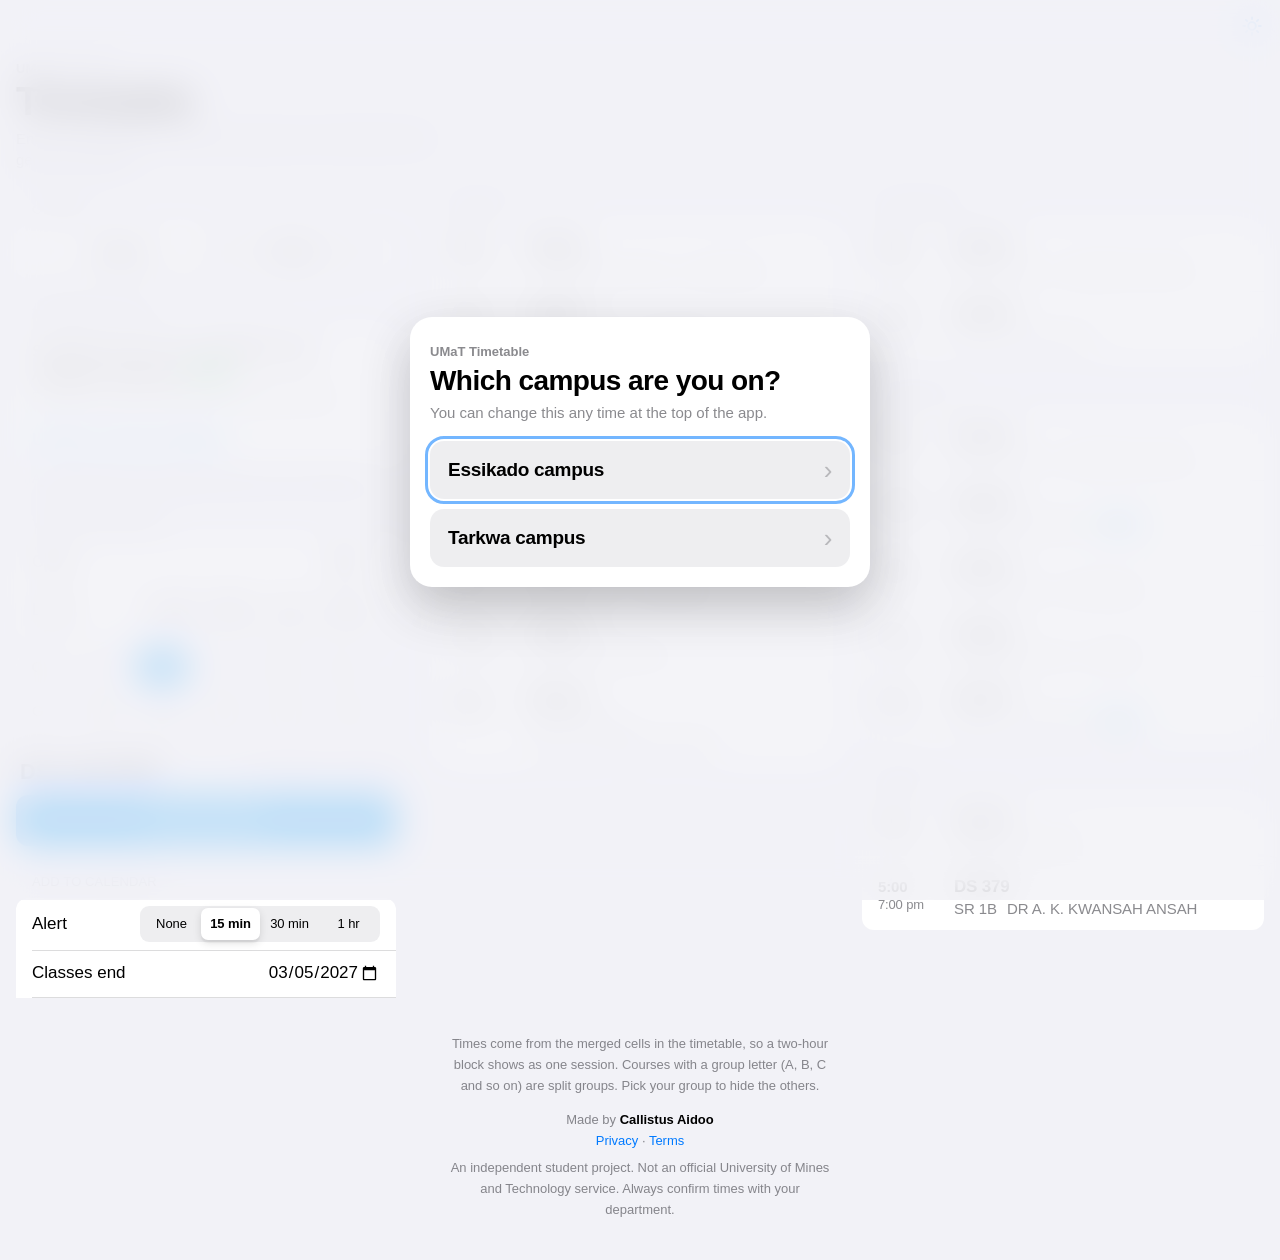
<file: index.html>
<!doctype html>
<html lang="en">
<head>
<meta charset="utf-8">
<meta name="viewport" content="width=device-width,initial-scale=1,viewport-fit=cover">
<title>UMaT Timetable Maker</title>
<meta name="description" content="Get your personal class timetable from the UMaT general teaching timetable (Essikado and Tarkwa campuses) and save it as a PDF. Made by Callistus Aidoo.">
<meta name="author" content="Callistus Aidoo">
<meta name="theme-color" content="#f2f2f7" id="themeColor">
<meta name="apple-mobile-web-app-capable" content="yes">
<meta name="mobile-web-app-capable" content="yes">
<meta name="apple-mobile-web-app-status-bar-style" content="default">
<meta name="apple-mobile-web-app-title" content="Timetable">
<link rel="manifest" href="manifest.webmanifest">
<link rel="icon" href="icons/icon-192.png">
<link rel="apple-touch-icon" href="icons/icon-192.png">
<script>(function(){var t="light";try{t=JSON.parse(localStorage.getItem("theme"))||"light"}catch(e){}document.documentElement.setAttribute("data-theme",t)})();</script>
<link rel="stylesheet" href="styles.css">
</head>
<body>
<div class="top" id="top"><div class="top-in"><span></span><span class="top-title">Timetable</span><button type="button" class="icon-btn" id="themeBtn" aria-label="Change appearance"></button></div></div>

<main class="wrap">
  <div class="large">
    <div class="eyebrow" id="eyebrow">UMaT</div>
    <h1>Timetable</h1>
    <p class="lede">Enter your programme and level to get your own week from the general timetable.</p>
  </div>

  <div class="offline" id="offline" hidden>You're offline. Showing the timetable saved on this device.</div>

  <div class="layout">
  <div class="side">
  <section class="sec" aria-labelledby="h-campus">
    <h2 class="sec-h" id="h-campus">Campus</h2>
    <div class="group">
      <div class="row seg-row" style="padding-block:8px"><div class="seg" role="radiogroup" aria-labelledby="h-campus" id="campusSeg"><span class="thumb"></span></div></div>
    </div>
  </section>

  <section class="sec" aria-labelledby="h-src">
    <h2 class="sec-h" id="h-src">Timetable in use</h2>
    <div class="group">
      <div class="row">
        <div class="row-main">
          <div class="row-title" id="srcName">Loading</div>
          <div class="row-sub" id="srcSub"></div>
        </div>
      </div>
      <input type="file" id="file" class="file" accept=".xlsx,.xls,.xlsm,.ods">
      <label for="file" class="row action" id="uploadRow">Upload a newer timetable</label>
      <button type="button" class="row action link" id="backOfficial" style="width:100%" hidden>Use the official timetable</button>
    </div>
    <p class="sec-f" id="srcMsg" role="status">An uploaded file only changes what you see on this device.</p>

    <div id="admin" hidden>
      <h2 class="sec-h" style="margin-top:22px">Administrator</h2>
      <div class="group">
        <div class="row"><span class="row-label">Campus</span><span class="row-sub" id="adminCampus" style="margin-left:auto"></span></div>
        <div class="row"><label class="row-label" for="relTitle">Title</label><input id="relTitle" maxlength="80" placeholder="Semester One 2026/2027"></div>
        <div class="row"><label class="row-label" for="relDate">Released</label><input type="date" id="relDate"></div>
        <button type="button" class="row action link" id="publishBtn" style="width:100%">Publish for everyone</button>
        <button type="button" class="row action link" id="exportBtn" style="width:100%">Download the file instead</button>
      </div>
      <p class="sec-f" id="adminMsg" role="status">Upload the Excel file above first, check it looks right, then publish.</p>
      <h2 class="sec-h" style="margin-top:22px">Publishing settings</h2>
      <div class="group">
        <div class="row"><label class="row-label" for="ghRepo">Repository</label><input id="ghRepo" placeholder="username/umat-timetable" autocapitalize="off" spellcheck="false"></div>
        <div class="row"><label class="row-label" for="ghToken">Token</label><input type="password" id="ghToken" placeholder="github_pat_..." autocomplete="off"></div>
      </div>
      <p class="sec-f">Saved only on this device. You set these once. See the README for how to get a token.</p>
    </div>
  </section>

  <form id="f" autocomplete="off" class="sec" aria-labelledby="h-you">
    <h2 class="sec-h" id="h-you">Your programme</h2>
    <div class="group">
      <div class="row"><label class="row-label" for="prog">Code</label><input id="prog" maxlength="2" placeholder="DS" value="DS" list="progs" autocapitalize="characters"><datalist id="progs"></datalist></div>
      <div class="row seg-row"><span class="row-label" id="l-level">Level</span>
        <div class="seg" role="radiogroup" aria-labelledby="l-level">
          <span class="thumb"></span>
          <input type="radio" name="level" id="lv1" value="1"><label for="lv1">100</label>
          <input type="radio" name="level" id="lv2" value="2"><label for="lv2">200</label>
          <input type="radio" name="level" id="lv3" value="3" checked><label for="lv3">300</label>
          <input type="radio" name="level" id="lv4" value="4"><label for="lv4">400</label>
        </div>
      </div>
      <div class="row seg-row" id="grpRow"><span class="row-label" id="l-grp">Group</span>
        <div class="seg" role="radiogroup" aria-labelledby="l-grp" id="grpSeg"><span class="thumb"></span></div>
      </div>
    </div>
    <div class="chips" id="codes" aria-label="Programme codes in this timetable"></div>
  </form>

  <section class="sec">
    <div class="summary">
      <h2 id="title">DS, Level 300</h2>
      <span class="count" id="sub"></span>
    </div>
    <div class="btns">
      <button class="btn" id="pdf" type="button">Download PDF</button>
      <button class="btn secondary" id="sharePdf" type="button">Share</button>
    </div>
    <div class="msg" id="msg" role="status"></div>
  </section>

  <section class="sec" aria-labelledby="h-cal">
    <h2 class="sec-h" id="h-cal">Add to calendar</h2>
    <div class="group">
      <div class="row seg-row"><span class="row-label" id="l-remind">Alert</span>
        <div class="seg" role="radiogroup" aria-labelledby="l-remind">
          <span class="thumb"></span>
          <input type="radio" name="remind" id="rm0" value="0"><label for="rm0">None</label>
          <input type="radio" name="remind" id="rm15" value="15" checked><label for="rm15">15 min</label>
          <input type="radio" name="remind" id="rm30" value="30"><label for="rm30">30 min</label>
          <input type="radio" name="remind" id="rm60" value="60"><label for="rm60">1 hr</label>
        </div>
      </div>
      <div class="row"><label class="row-label" for="until" style="width:auto">Classes end</label><input type="date" id="until"></div>
      <button type="button" class="row action link" id="addCal" style="width:100%">Add classes to my calendar</button>
      <button type="button" class="row action link" id="shareCal" style="width:100%">Send calendar file</button>
    </div>
    <p class="sec-f" id="calMsg" role="status">Each class repeats every week until the end date, with an alert before it starts. Set the end date to the last day of lectures.</p>
  </section>

  <section class="sec look" aria-labelledby="h-look">
    <h2 class="sec-h" id="h-look">Appearance</h2>
    <div class="group">
      <div class="row seg-row" style="padding-block:8px">
        <div class="seg" role="radiogroup" aria-labelledby="h-look">
          <span class="thumb"></span>
          <input type="radio" name="theme" id="thL" value="light"><label for="thL">Light</label>
          <input type="radio" name="theme" id="thD" value="dark"><label for="thD">Dark</label>
          <input type="radio" name="theme" id="thA" value="auto"><label for="thA">Auto</label>
        </div>
      </div>
    </div>
    <p class="sec-f">Auto follows your phone's light or dark setting. You can also tap the icon at the top right.</p>
  </section>
  </div>
  <div class="main" id="out" aria-live="polite"></div>
  </div>

  <footer class="foot">
    <p class="note">Times come from the merged cells in the timetable, so a two-hour block shows as one session. Courses with a group letter (A, B, C and so on) are split groups. Pick your group to hide the others.</p>
    <div>Made by <b>Callistus Aidoo</b></div>
    <div><a href="privacy.html">Privacy</a> · <a href="terms.html">Terms</a></div>
    <p class="disc">An independent student project. Not an official University of Mines and Technology service. Always confirm times with your department.</p>
    <div id="installHint"></div>
  </footer>
</main>

<div class="picker" id="picker" role="dialog" aria-modal="true" aria-labelledby="pickerTitle" hidden>
  <div class="picker-in">
    <div class="picker-eyebrow">UMaT Timetable</div>
    <h2 id="pickerTitle">Which campus are you on?</h2>
    <p>You can change this any time at the top of the app.</p>
    <div class="picker-btns" id="pickerBtns"></div>
  </div>
</div>

<div class="notice" id="notice" role="region" aria-label="Privacy notice" hidden>
  <div class="notice-in">
    <p>No cookies and no tracking. Your choices are saved only on this phone so the app works offline.</p>
    <div class="notice-actions">
      <a class="btn secondary" href="privacy.html">Details</a>
      <button type="button" class="btn" id="noticeOk">OK</button>
    </div>
  </div>
</div>

<script src="vendor/jspdf.umd.min.js"></script>
<script src="vendor/jspdf.plugin.autotable.min.js"></script>
<script src="parser.js"></script>
<script src="app.js"></script>
</body>
</html>
</file>
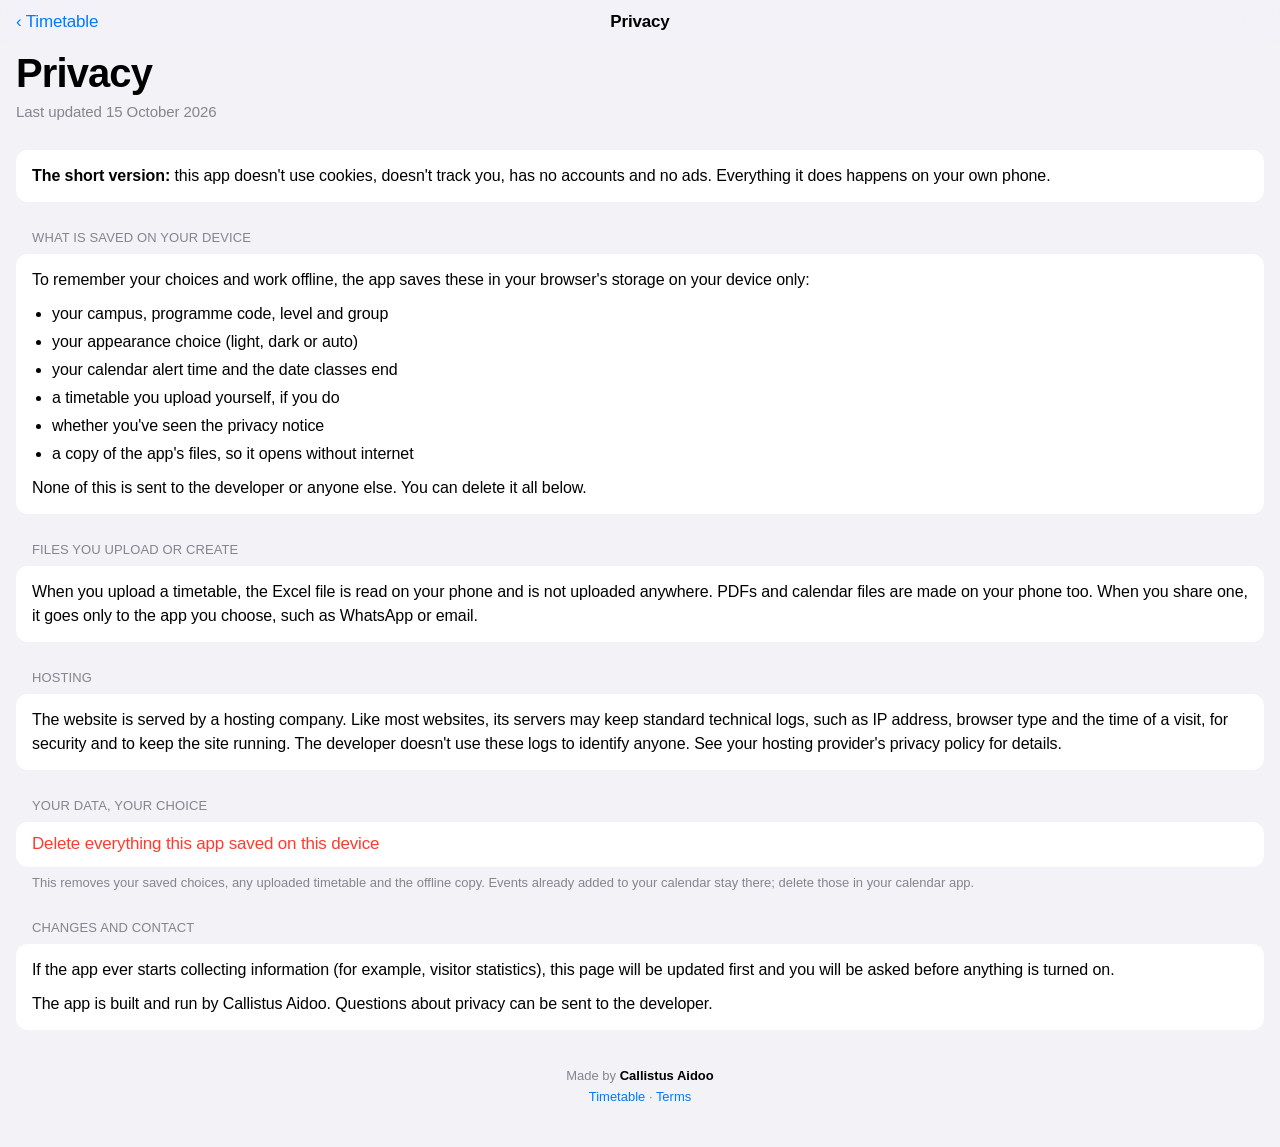
<file: privacy.html>
<!doctype html>
<html lang="en">
<head>
<meta charset="utf-8">
<meta name="viewport" content="width=device-width,initial-scale=1,viewport-fit=cover">
<title>Privacy · UMaT Timetable Maker</title>
<meta name="author" content="Callistus Aidoo">
<meta name="theme-color" content="#f2f2f7" id="themeColor">
<link rel="icon" href="icons/icon-192.png">
<script>(function(){var t="light";try{t=JSON.parse(localStorage.getItem("theme"))||"light"}catch(e){}document.documentElement.setAttribute("data-theme",t)})();</script>
<link rel="stylesheet" href="styles.css">
</head>
<body>
<div class="top"><div class="top-in"><a class="back" href="./">‹ Timetable</a><span class="top-title" style="opacity:1">Privacy</span><span style="width:84px"></span></div></div>
<main class="wrap doc">
  <div class="large"><h1>Privacy</h1><p class="lede">Last updated 15 October 2026</p></div>

  <section class="sec"><div class="group prose">
    <p><b>The short version:</b> this app doesn't use cookies, doesn't track you, has no accounts and no ads. Everything it does happens on your own phone.</p>
  </div></section>

  <section class="sec"><h2 class="sec-h">What is saved on your device</h2><div class="group prose">
    <p>To remember your choices and work offline, the app saves these in your browser's storage on your device only:</p>
    <ul>
      <li>your campus, programme code, level and group</li>
      <li>your appearance choice (light, dark or auto)</li>
      <li>your calendar alert time and the date classes end</li>
      <li>a timetable you upload yourself, if you do</li>
      <li>whether you've seen the privacy notice</li>
      <li>a copy of the app's files, so it opens without internet</li>
    </ul>
    <p>None of this is sent to the developer or anyone else. You can delete it all below.</p>
  </div></section>

  <section class="sec"><h2 class="sec-h">Files you upload or create</h2><div class="group prose">
    <p>When you upload a timetable, the Excel file is read on your phone and is not uploaded anywhere. PDFs and calendar files are made on your phone too. When you share one, it goes only to the app you choose, such as WhatsApp or email.</p>
  </div></section>

  <section class="sec"><h2 class="sec-h">Hosting</h2><div class="group prose">
    <p>The website is served by a hosting company. Like most websites, its servers may keep standard technical logs, such as IP address, browser type and the time of a visit, for security and to keep the site running. The developer doesn't use these logs to identify anyone. See your hosting provider's privacy policy for details.</p>
  </div></section>

  <section class="sec"><h2 class="sec-h">Your data, your choice</h2><div class="group">
    <button type="button" class="row action link danger" id="clear" style="width:100%">Delete everything this app saved on this device</button>
  </div>
  <p class="sec-f" id="clearMsg" role="status">This removes your saved choices, any uploaded timetable and the offline copy. Events already added to your calendar stay there; delete those in your calendar app.</p></section>

  <section class="sec"><h2 class="sec-h">Changes and contact</h2><div class="group prose">
    <p>If the app ever starts collecting information (for example, visitor statistics), this page will be updated first and you will be asked before anything is turned on.</p>
    <p>The app is built and run by Callistus Aidoo. Questions about privacy can be sent to the developer.</p>
  </div></section>

  <footer class="foot"><div>Made by <b>Callistus Aidoo</b></div><div><a href="./">Timetable</a> · <a href="terms.html">Terms</a></div></footer>
</main>
<script>
document.getElementById("clear").addEventListener("click", async () => {
  const msg = document.getElementById("clearMsg");
  try { localStorage.clear(); } catch (e) {}
  try { if (window.caches) for (const k of await caches.keys()) await caches.delete(k); } catch (e) {}
  try { if (navigator.serviceWorker) for (const r of await navigator.serviceWorker.getRegistrations()) await r.unregister(); } catch (e) {}
  msg.textContent = "Done. Everything this app saved on this device has been deleted.";
});
</script>
</body>
</html>
</file>
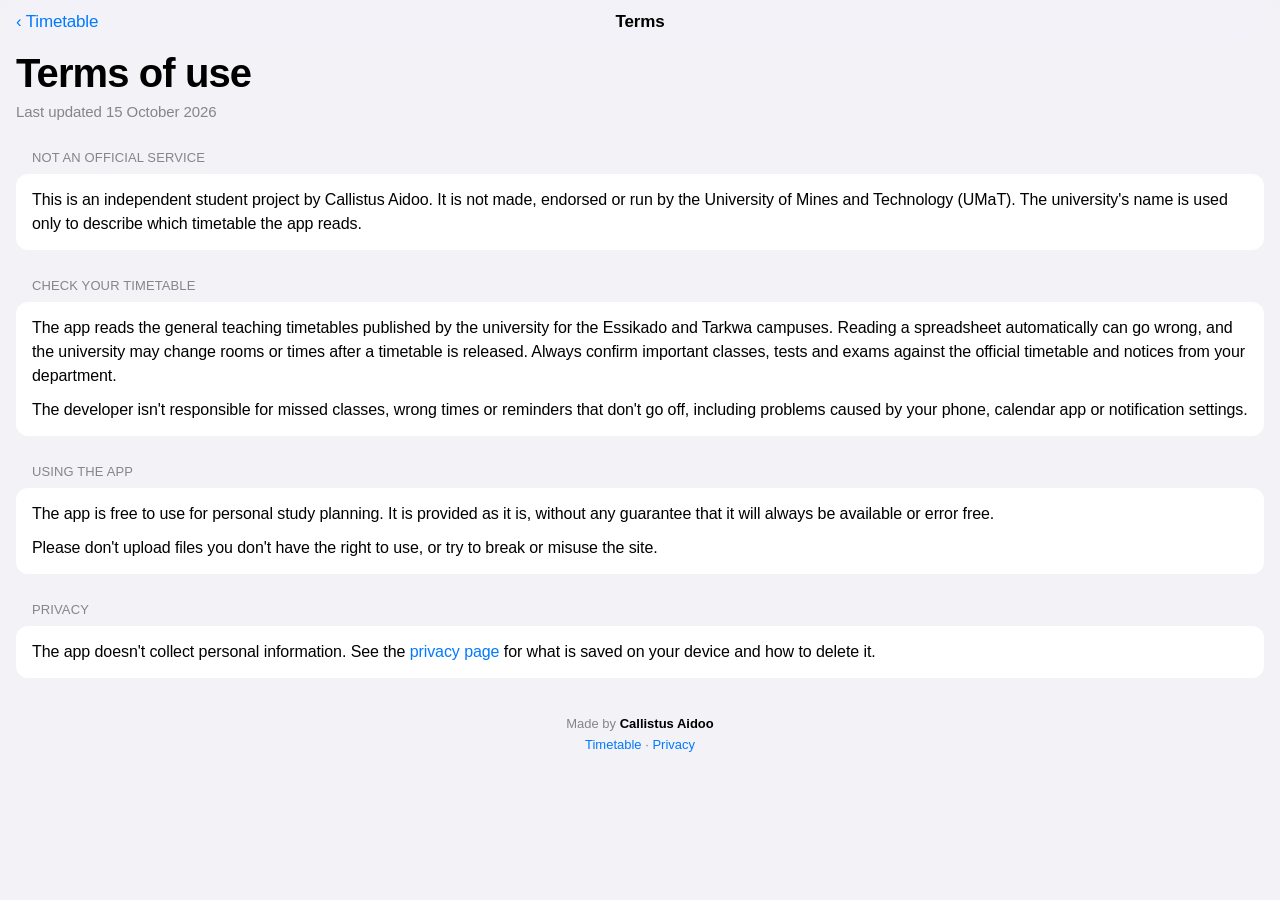
<file: terms.html>
<!doctype html>
<html lang="en">
<head>
<meta charset="utf-8">
<meta name="viewport" content="width=device-width,initial-scale=1,viewport-fit=cover">
<title>Terms · UMaT Timetable Maker</title>
<meta name="author" content="Callistus Aidoo">
<meta name="theme-color" content="#f2f2f7" id="themeColor">
<link rel="icon" href="icons/icon-192.png">
<script>(function(){var t="light";try{t=JSON.parse(localStorage.getItem("theme"))||"light"}catch(e){}document.documentElement.setAttribute("data-theme",t)})();</script>
<link rel="stylesheet" href="styles.css">
</head>
<body>
<div class="top"><div class="top-in"><a class="back" href="./">‹ Timetable</a><span class="top-title" style="opacity:1">Terms</span><span style="width:84px"></span></div></div>
<main class="wrap doc">
  <div class="large"><h1>Terms of use</h1><p class="lede">Last updated 15 October 2026</p></div>

  <section class="sec"><h2 class="sec-h">Not an official service</h2><div class="group prose">
    <p>This is an independent student project by Callistus Aidoo. It is not made, endorsed or run by the University of Mines and Technology (UMaT). The university's name is used only to describe which timetable the app reads.</p>
  </div></section>

  <section class="sec"><h2 class="sec-h">Check your timetable</h2><div class="group prose">
    <p>The app reads the general teaching timetables published by the university for the Essikado and Tarkwa campuses. Reading a spreadsheet automatically can go wrong, and the university may change rooms or times after a timetable is released. Always confirm important classes, tests and exams against the official timetable and notices from your department.</p>
    <p>The developer isn't responsible for missed classes, wrong times or reminders that don't go off, including problems caused by your phone, calendar app or notification settings.</p>
  </div></section>

  <section class="sec"><h2 class="sec-h">Using the app</h2><div class="group prose">
    <p>The app is free to use for personal study planning. It is provided as it is, without any guarantee that it will always be available or error free.</p>
    <p>Please don't upload files you don't have the right to use, or try to break or misuse the site.</p>
  </div></section>

  <section class="sec"><h2 class="sec-h">Privacy</h2><div class="group prose">
    <p>The app doesn't collect personal information. See the <a href="privacy.html">privacy page</a> for what is saved on your device and how to delete it.</p>
  </div></section>

  <footer class="foot"><div>Made by <b>Callistus Aidoo</b></div><div><a href="./">Timetable</a> · <a href="privacy.html">Privacy</a></div></footer>
</main>
</body>
</html>
</file>
<file: styles.css>
/* Layout: iOS grouped-list column. Frosted large-title header, inset groups for source and choices, day sections as inset lists. */
:root{
  --bg:#f2f2f7; --cell:#ffffff; --ink:#000000; --ink2:rgba(60,60,67,.6); --ink3:rgba(60,60,67,.3);
  --sep:rgba(60,60,67,.18); --fill:rgba(118,118,128,.12); --thumb:#ffffff;
  --tint:#007aff; --tint-ink:#ffffff; --red:#ff3b30; --red-bg:rgba(255,59,48,.12); --green:#248a3d; --green-bg:rgba(52,199,89,.14); --teal:#0071a4;
  --bar:rgba(242,242,247,.72);
  --font:-apple-system,BlinkMacSystemFont,"SF Pro Text","Segoe UI",Roboto,"Helvetica Neue",Arial,sans-serif;
  --mono:ui-monospace,"SF Mono",Menlo,Consolas,monospace;
  --r:12px;
  padding-top:env(safe-area-inset-top,0px); padding-bottom:env(safe-area-inset-bottom,0px);
}
:root[data-theme="dark"]{
  --bg:#000000; --cell:#1c1c1e; --ink:#ffffff; --ink2:rgba(235,235,245,.6); --ink3:rgba(235,235,245,.3);
  --sep:rgba(84,84,88,.6); --fill:rgba(118,118,128,.24); --thumb:#636366;
  --tint:#0a84ff; --red:#ff453a; --red-bg:rgba(255,69,58,.18); --green:#30d158; --green-bg:rgba(48,209,88,.16); --teal:#64d2ff;
  --bar:rgba(0,0,0,.7); color-scheme:dark}
@media (prefers-color-scheme: dark){:root[data-theme="auto"]{
  --bg:#000000; --cell:#1c1c1e; --ink:#ffffff; --ink2:rgba(235,235,245,.6); --ink3:rgba(235,235,245,.3);
  --sep:rgba(84,84,88,.6); --fill:rgba(118,118,128,.24); --thumb:#636366;
  --tint:#0a84ff; --red:#ff453a; --red-bg:rgba(255,69,58,.18); --green:#30d158; --green-bg:rgba(48,209,88,.16); --teal:#64d2ff;
  --bar:rgba(0,0,0,.7); color-scheme:dark}}

*{box-sizing:border-box}
html{-webkit-text-size-adjust:100%;font-size:106.25%} /* 1rem = 17px, the iOS body size */
@supports (font: -apple-system-body){html{font:-apple-system-body}} /* follows the iPhone Text Size setting (Dynamic Type) */
body{margin:0;background:var(--bg);color:var(--ink);font-family:var(--font);font-size:1rem;line-height:1.35;-webkit-font-smoothing:antialiased;-webkit-tap-highlight-color:transparent}
[hidden]{display:none!important}
button,label,a,.chip,.seg,.row.action{touch-action:manipulation;-webkit-touch-callout:none}
button,.seg label,.chip,.row.action,.picker-btn{-webkit-user-select:none;user-select:none}
button,input,select{font:inherit;color:inherit}
:focus-visible{outline:3px solid color-mix(in srgb,var(--tint) 55%,transparent);outline-offset:2px;border-radius:8px}

.top{position:sticky;top:0;z-index:5;background:var(--bar);-webkit-backdrop-filter:blur(20px) saturate(180%);backdrop-filter:blur(20px) saturate(180%);
  padding-top:env(safe-area-inset-top,0px)}
.top::after{content:"";position:absolute;left:0;right:0;bottom:0;height:.5px;background:var(--sep);opacity:var(--edge,0);transition:opacity .2s}
.top-in{max-width:680px;margin:0 auto;padding-block:10px;padding-left:max(16px,env(safe-area-inset-left,0px));padding-right:max(16px,env(safe-area-inset-right,0px));display:flex;align-items:center;justify-content:space-between;gap:12px;min-height:44px}
.top-title{font-weight:650;font-size:1rem;letter-spacing:-.01em;opacity:var(--edge,0);transition:opacity .2s}

.wrap{max-width:680px;margin:0 auto;padding-block:4px 40px;padding-left:max(16px,env(safe-area-inset-left,0px));padding-right:max(16px,env(safe-area-inset-right,0px))}
.large{margin:4px 0 6px}
.large .eyebrow{font-size:0.7647rem;font-weight:600;color:var(--ink2);letter-spacing:.01em}
h1{font-size:2rem;line-height:1.1;font-weight:700;letter-spacing:-.022em;margin:2px 0 0;text-wrap:balance}
.lede{margin:6px 0 0;color:var(--ink2);font-size:0.8824rem;letter-spacing:-.005em;max-width:52ch}

.sec{margin-top:28px}
.sec-h{font-size:0.7647rem;line-height:1.3;font-weight:400;letter-spacing:.01em;text-transform:uppercase;color:var(--ink2);margin:0 16px 7px}
.sec-f{font-size:0.7647rem;color:var(--ink2);margin:7px 16px 0;line-height:1.4}
.group{background:var(--cell);border-radius:var(--r);overflow:hidden}
.row{position:relative;display:flex;align-items:center;gap:12px;min-height:44px;padding:11px 16px}
.group > .row ~ .row::before{content:"";position:absolute;top:0;left:16px;right:0;height:.5px;background:var(--sep)}
.row-main{flex:1;min-width:0}
.row-title{font-size:1rem;letter-spacing:-.01em}
.row-sub{font-size:0.8824rem;color:var(--ink2);letter-spacing:-.005em;overflow-wrap:anywhere}
.row-label{font-size:1rem;flex:0 0 auto;width:96px}
.row input[type=text],.row input:not([type]),.row input[type=date]{flex:1;min-width:0;border:0;background:transparent;font-size:1rem;padding:0;text-align:right;outline:none}
.row input::placeholder{color:var(--ink3)}
#prog{text-transform:uppercase;font-weight:600;letter-spacing:.02em}

.badge{display:inline-block;font-size:0.7059rem;font-weight:600;padding:2px 8px;border-radius:999px;margin-left:6px;vertical-align:2px;letter-spacing:0}
.badge.ok{color:var(--green);background:var(--green-bg)}
.badge.draft{color:#c93400;background:rgba(255,149,0,.16)}
:root[data-theme="dark"] .badge.draft{color:#ffb340}
.badge.local{color:var(--red);background:var(--red-bg)}

.link{background:none;border:0;color:var(--tint);font-size:1rem;padding:0;cursor:pointer;text-align:left;letter-spacing:-.01em}
.row.action{cursor:pointer;color:var(--tint)}
.row.link{padding:11px 16px;border-radius:0}
.row.action:active,.row.action.down{background:var(--fill)}
.file{position:absolute;width:1px;height:1px;opacity:0;pointer-events:none}

/* Segmented control */
.seg{position:relative;display:grid;grid-auto-flow:column;grid-auto-columns:1fr;background:var(--fill);border-radius:9px;padding:2px;flex:1}
.seg input{position:absolute;opacity:0;pointer-events:none}
.seg label{position:relative;z-index:1;text-align:center;min-height:32px;display:grid;place-items:center;font-size:0.7647rem;font-weight:500;padding:7px 2px;white-space:nowrap;border-radius:7px;cursor:pointer;letter-spacing:-.005em;user-select:none;transition:transform .1s ease-out}
.seg label:active{transform:scale(.96)}
.seg input:checked + label{font-weight:600}
.seg input:focus-visible + label{outline:3px solid color-mix(in srgb,var(--tint) 55%,transparent)}
.seg .thumb{position:absolute;z-index:0;top:2px;bottom:2px;left:2px;border-radius:7px;background:var(--thumb);box-shadow:0 3px 8px rgba(0,0,0,.12),0 3px 1px rgba(0,0,0,.04);
  transition:transform .32s cubic-bezier(.25,1,.5,1),width .32s cubic-bezier(.25,1,.5,1)}
.row.seg-row{padding-block:8px}

.chips{display:flex;gap:8px;overflow-x:auto;padding:12px 16px 2px;margin:0 -16px;scrollbar-width:none}
.chips::-webkit-scrollbar{display:none}
.chip{flex:0 0 auto;border:0;background:var(--cell);border-radius:999px;padding:0 15px;min-height:36px;min-width:52px;font-size:0.8824rem;font-weight:500;cursor:pointer;transition:transform .1s ease-out,background-color .15s}
.chip:active{transform:scale(.95)}
.chip[aria-pressed="true"]{background:var(--tint);color:var(--tint-ink)}

.btn{display:block;width:100%;border:0;border-radius:var(--r);background:var(--tint);color:var(--tint-ink);font-size:1rem;font-weight:600;letter-spacing:-.01em;padding:14px 18px;cursor:pointer;transition:transform .1s ease-out,opacity .15s}
.btn:active{transform:scale(.98);opacity:.85}
.btns{display:flex;gap:10px}
.btns .btn{flex:1 1 auto}
.btns .btn.secondary{flex:0 0 auto;width:auto;padding-inline:22px}
.btn.secondary{background:color-mix(in srgb,var(--tint) 14%,transparent);color:var(--tint)}
.row.action:disabled{color:var(--ink3);cursor:default;background:none}
.btn:disabled{opacity:.35;cursor:default;transform:none}

.summary{display:flex;align-items:baseline;justify-content:space-between;gap:12px;flex-wrap:wrap;margin:0 4px 10px}
.summary h2{font-size:1.2941rem;font-weight:700;letter-spacing:-.018em;margin:0;line-height:1.2}
.summary .count{font-size:0.8824rem;color:var(--ink2)}
.msg{font-size:0.7647rem;color:var(--ink2);text-align:center;margin-top:8px}
.msg:empty{display:none}

.cls{display:grid;grid-template-columns:62px 1fr;gap:2px 14px;align-items:start}
.t{font-variant-numeric:tabular-nums;font-size:0.8824rem;line-height:1.3;font-weight:600;letter-spacing:-.01em;padding-top:1px}
.t small{display:block;font-weight:400;color:var(--ink2);font-size:0.7647rem}
.course{font-size:1rem;font-weight:600;letter-spacing:-.012em;overflow-wrap:anywhere}
.det{font-size:0.8824rem;color:var(--ink2);letter-spacing:-.005em;display:flex;flex-wrap:wrap;gap:2px 10px;align-items:center}
.tag{font-size:0.7059rem;font-weight:600;padding:1px 7px;border-radius:6px}
.tag.on{color:var(--teal);background:color-mix(in srgb,var(--teal) 14%,transparent)}
.tag.clash{color:var(--red);background:var(--red-bg)}
.free{color:var(--ink3);font-size:0.8824rem}
.empty{padding:22px 16px;color:var(--ink2);text-align:center;font-size:0.8824rem}

.offline{margin-top:16px;font-size:0.8824rem;color:var(--ink);background:var(--cell);border-radius:var(--r);padding:12px 16px;display:flex;gap:10px;align-items:center}
.offline::before{content:"";width:8px;height:8px;border-radius:50%;background:#ff9f0a;flex:0 0 auto}

.foot{margin-top:36px;text-align:center;font-size:0.7647rem;color:var(--ink2);line-height:1.6}
.foot b{color:var(--ink);font-weight:600}
.foot .note{max-width:54ch;margin:0 auto 14px}

@media (prefers-reduced-motion: reduce){.seg .thumb,.btn,.chip,.seg label{transition:none}}
@media (prefers-reduced-transparency: reduce){.top{background:var(--bg);-webkit-backdrop-filter:none;backdrop-filter:none}}
@media (prefers-contrast: more){.group,.chip{outline:1px solid var(--sep)}}

@media (max-width:380px){.row-label{width:72px}.seg label{font-size:0.7353rem}}

/* Document pages */
a{color:var(--tint);text-decoration:none}
@media (hover:hover){a:hover{text-decoration:underline}}
.back{font-size:1rem;letter-spacing:-.01em;min-width:84px}
.prose{padding:14px 16px;font-size:0.9412rem;line-height:1.5;letter-spacing:-.005em}
.prose p{margin:0}
.prose p + p,.prose ul + p,.prose p + ul{margin-top:10px}
.prose ul{margin:0;padding-left:20px}
.prose li + li{margin-top:4px}
.row.link.danger{color:var(--red)}
.foot a{color:var(--tint)}
.foot .disc{max-width:54ch;margin:6px auto 0}

/* First-visit privacy notice: frosted sheet at the bottom */
.notice{position:fixed;left:0;right:0;bottom:0;z-index:20;padding-bottom:env(safe-area-inset-bottom,0px);
  padding-left:max(12px,env(safe-area-inset-left,0px));padding-right:max(12px,env(safe-area-inset-right,0px))}
.notice-in{max-width:560px;margin:0 auto 12px;background:color-mix(in srgb,var(--cell) 94%,transparent);-webkit-backdrop-filter:blur(24px) saturate(180%);backdrop-filter:blur(24px) saturate(180%);
  border-radius:16px;padding:14px 16px;box-shadow:0 10px 30px rgba(0,0,0,.18);border:.5px solid var(--sep);
  display:flex;flex-wrap:wrap;gap:10px 14px;align-items:center;transform:translateY(0);opacity:1;transition:transform .4s cubic-bezier(.32,.72,0,1),opacity .25s}
.notice.out .notice-in{transform:translateY(120%);opacity:0}
.notice p{margin:0;flex:1 1 240px;font-size:0.8824rem;line-height:1.4;letter-spacing:-.005em}
.notice-actions{display:flex;gap:8px;margin-left:auto}
.notice .btn{width:auto;padding:9px 18px;font-size:0.8824rem;border-radius:10px}
@media (prefers-reduced-motion: reduce){.notice-in{transition:opacity .2s}.picker:not([hidden]),.picker:not([hidden]) .picker-in,.notice:not([hidden]) .notice-in{animation:fadeIn .2s ease both}}
@keyframes fadeIn{from{opacity:0}}
@media (prefers-reduced-transparency: reduce){.notice-in{background:var(--cell);-webkit-backdrop-filter:none;backdrop-filter:none}}

/* Theme button in the top bar */
.icon-btn{border:0;background:none;color:var(--tint);width:44px;height:44px;margin:-6px -10px -6px 0;display:grid;place-items:center;cursor:pointer;border-radius:22px;transition:transform .1s ease-out}
.icon-btn:active{transform:scale(.9);background:var(--fill)}
.icon-btn svg{width:22px;height:22px}
.top-in > span:first-child{width:34px}
.soon{padding:18px 16px;text-align:center}
.soon b{display:block;font-size:1rem;margin-bottom:4px;letter-spacing:-.01em}
.soon span{font-size:0.8824rem;color:var(--ink2)}
.row input[type=password]{flex:1;min-width:0;border:0;background:transparent;font-size:1rem;padding:0;text-align:right;outline:none}

/* First-open campus chooser */
.picker{position:fixed;inset:0;z-index:30;background:color-mix(in srgb,var(--bg) 82%,transparent);-webkit-backdrop-filter:blur(18px) saturate(160%);backdrop-filter:blur(18px) saturate(160%);
  display:flex;align-items:flex-end;justify-content:center;padding:max(16px,env(safe-area-inset-top,0px)) max(12px,env(safe-area-inset-right,0px)) calc(12px + env(safe-area-inset-bottom,0px)) max(12px,env(safe-area-inset-left,0px));
  transition:opacity .25s}
.picker.out{opacity:0}
.picker:not([hidden]){animation:scrimIn .3s ease-out both}
.picker:not([hidden]) .picker-in{animation:sheetIn .5s cubic-bezier(.32,.72,0,1) both}
.notice:not([hidden]) .notice-in{animation:sheetIn .5s cubic-bezier(.32,.72,0,1) .15s both}
@keyframes scrimIn{from{opacity:0;-webkit-backdrop-filter:blur(0);backdrop-filter:blur(0)}}
@keyframes sheetIn{from{transform:translateY(40px) scale(.97);opacity:0;filter:blur(6px)}}
.notice-in{touch-action:none;cursor:grab}
.notice-in.dragging{transition:none;cursor:grabbing}
.picker-in{width:100%;max-width:460px;background:var(--cell);border-radius:22px;padding:26px 20px 20px;box-shadow:0 20px 50px rgba(0,0,0,.22);
  transform:translateY(0);transition:transform .45s cubic-bezier(.32,.72,0,1)}
.picker.out .picker-in{transform:translateY(110%)}
@media (min-height:640px){.picker{align-items:center}}
.picker-eyebrow{font-size:0.7647rem;font-weight:600;color:var(--ink2)}
.picker h2{font-size:1.6471rem;line-height:1.15;font-weight:700;letter-spacing:-.02em;margin:4px 0 6px;text-wrap:balance}
.picker p{margin:0 0 18px;color:var(--ink2);font-size:0.8824rem}
.picker-btns{display:grid;gap:10px}
.picker-btn{display:flex;align-items:center;justify-content:space-between;width:100%;border:0;border-radius:14px;background:var(--fill);padding:16px 18px;font-size:1.1176rem;font-weight:600;letter-spacing:-.015em;cursor:pointer;color:var(--ink);transition:transform .1s ease-out,background-color .15s}
.picker-btn:active{transform:scale(.98)}
.picker-btn::after{content:"›";color:var(--ink3);font-size:1.5294rem;font-weight:400;line-height:1}
@media (prefers-reduced-motion: reduce){.picker-in{transition:none}}
@media (prefers-reduced-transparency: reduce){.picker{background:var(--bg);-webkit-backdrop-filter:none;backdrop-filter:none}}

/* Responsive layout
   Phones and small tablets: one column, controls first, then the week, then Appearance.
   From 960px: controls in a sticky sidebar on the left, the week on the right (in columns when there's room). */
.layout{display:flex;flex-direction:column}
.side{display:contents}
.side > *{order:1}
.main{order:2}
.side > .look{order:3}
.main:empty{display:none}
@media (min-width:960px){
  .wrap,.top-in{max-width:1180px}
  .layout{display:grid;grid-template-columns:minmax(340px,380px) minmax(0,1fr);gap:0 40px;align-items:start}
  .side{display:block;position:sticky;top:calc(64px + env(safe-area-inset-top,0px));max-height:calc(100dvh - 76px);overflow-y:auto;overscroll-behavior:contain;padding-bottom:24px;scrollbar-width:thin}
  .main{column-width:340px;column-gap:24px}
  .main > .sec{break-inside:avoid;display:inline-block;width:100%;margin-top:0;padding-top:28px}
  .main > .sec:only-child{column-span:all}
  .chips{flex-wrap:wrap;margin:0;padding:12px 0 2px;overflow:visible}
  .large{margin-bottom:4px}
  h1{font-size:2.35rem}
}
@media (min-width:1280px){.wrap,.top-in{max-width:1320px}}
</file>
